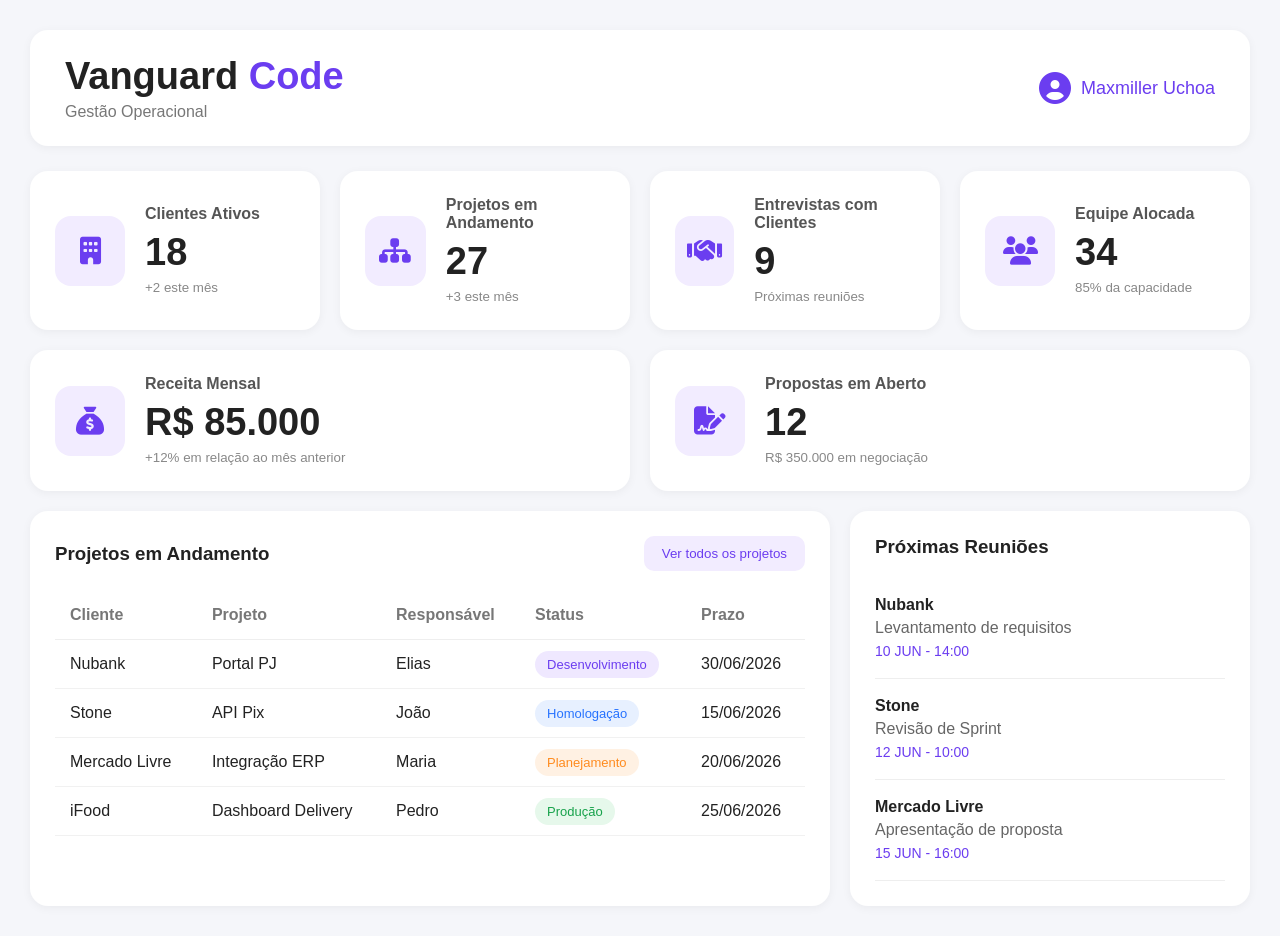
<file: index.html>
<!DOCTYPE html>
<html lang="pt-BR">
<head>
    <meta charset="UTF-8">
    <meta name="viewport" content="width=device-width, initial-scale=1.0">
    <title>Vanguard Code</title>

    <link rel="stylesheet" href="style.css">

    <link href="https://cdnjs.cloudflare.com/ajax/libs/font-awesome/6.5.2/css/all.min.css" rel="stylesheet">
</head>
<body>

<div class="container">

    <!-- HEADER -->
    <header class="header">
        <div>
            <h1>Vanguard <span>Code</span></h1>
            <p>Gestão Operacional</p>
        </div>

        <div class="user">
            <i class="fa-solid fa-circle-user"></i>
            <span>Maxmiller Uchoa</span>
        </div>
    </header>

    <!-- KPIS -->
    <section class="cards">

        <div class="card">
            <div class="icon">
                <i class="fa-solid fa-building"></i>
            </div>
            <div>
                <h4>Clientes Ativos</h4>
                <h2>18</h2>
                <small>+2 este mês</small>
            </div>
        </div>

        <div class="card">
            <div class="icon">
                <i class="fa-solid fa-sitemap"></i>
            </div>
            <div>
                <h4>Projetos em Andamento</h4>
                <h2>27</h2>
                <small>+3 este mês</small>
            </div>
        </div>

        <div class="card">
            <div class="icon">
                <i class="fa-solid fa-handshake"></i>
            </div>
            <div>
                <h4>Entrevistas com Clientes</h4>
                <h2>9</h2>
                <small>Próximas reuniões</small>
            </div>
        </div>

        <div class="card">
            <div class="icon">
                <i class="fa-solid fa-users"></i>
            </div>
            <div>
                <h4>Equipe Alocada</h4>
                <h2>34</h2>
                <small>85% da capacidade</small>
            </div>
        </div>

    </section>

    <!-- RECEITA E PROPOSTAS -->
    <section class="cards cards-large">

        <div class="card large">
            <div class="icon">
                <i class="fa-solid fa-sack-dollar"></i>
            </div>

            <div>
                <h4>Receita Mensal</h4>
                <h2>R$ 85.000</h2>
                <small>+12% em relação ao mês anterior</small>
            </div>
        </div>

        <div class="card large">
            <div class="icon">
                <i class="fa-solid fa-file-signature"></i>
            </div>

            <div>
                <h4>Propostas em Aberto</h4>
                <h2>12</h2>
                <small>R$ 350.000 em negociação</small>
            </div>
        </div>

    </section>

    <!-- TABELA -->
    <section class="content">

        <div class="projects">

            <div class="section-header">
                <h3>Projetos em Andamento</h3>
                <button>Ver todos os projetos</button>
            </div>

            <table>

                <thead>
                    <tr>
                        <th>Cliente</th>
                        <th>Projeto</th>
                        <th>Responsável</th>
                        <th>Status</th>
                        <th>Prazo</th>
                    </tr>
                </thead>

                <tbody>

                    <tr>
                        <td>Nubank</td>
                        <td>Portal PJ</td>
                        <td>Elias</td>
                        <td><span class="status purple">Desenvolvimento</span></td>
                        <td>30/06/2026</td>
                    </tr>

                    <tr>
                        <td>Stone</td>
                        <td>API Pix</td>
                        <td>João</td>
                        <td><span class="status blue">Homologação</span></td>
                        <td>15/06/2026</td>
                    </tr>

                    <tr>
                        <td>Mercado Livre</td>
                        <td>Integração ERP</td>
                        <td>Maria</td>
                        <td><span class="status orange">Planejamento</span></td>
                        <td>20/06/2026</td>
                    </tr>

                    <tr>
                        <td>iFood</td>
                        <td>Dashboard Delivery</td>
                        <td>Pedro</td>
                        <td><span class="status green">Produção</span></td>
                        <td>25/06/2026</td>
                    </tr>

                </tbody>

            </table>

        </div>

        <div class="meetings">

            <div class="section-header">
                <h3>Próximas Reuniões</h3>
            </div>

            <div class="meeting">
                <strong>Nubank</strong>
                <p>Levantamento de requisitos</p>
                <span>10 JUN - 14:00</span>
            </div>

            <div class="meeting">
                <strong>Stone</strong>
                <p>Revisão de Sprint</p>
                <span>12 JUN - 10:00</span>
            </div>

            <div class="meeting">
                <strong>Mercado Livre</strong>
                <p>Apresentação de proposta</p>
                <span>15 JUN - 16:00</span>
            </div>

        </div>

    </section>

</div>

</body>
</html>
</file>
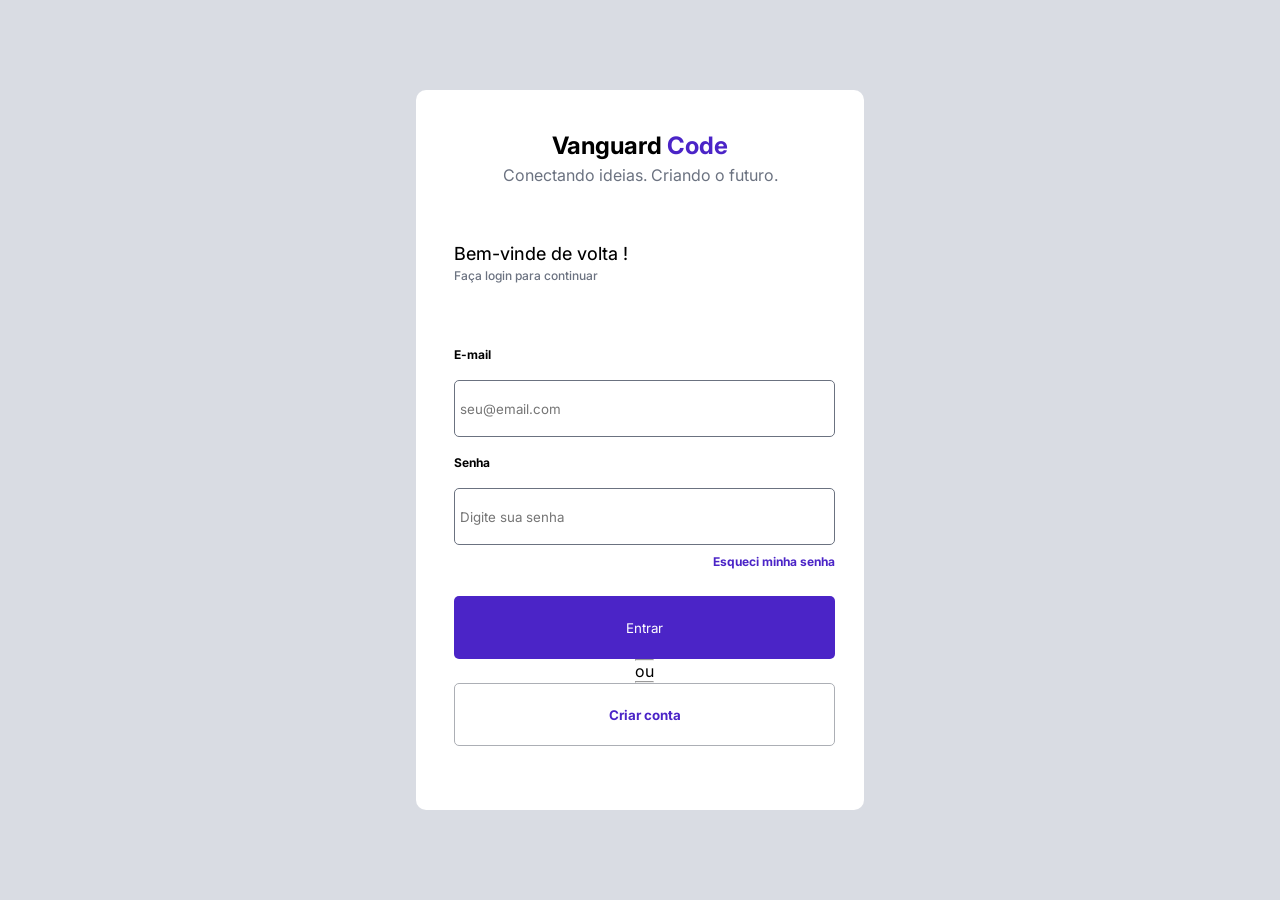
<file: Login/index.html>
<!DOCTYPE html>
<html lang="pt-br">

<head>
    <meta charset="UTF-8">
    <meta name="viewport" content="width=device-width, initial-scale=1.0">
    <link rel="stylesheet" href="style.css">
    <title>Aula 02 CSS</title>
</head>

<body>
    <section id="form">
        <div id="text">
            <h1>Vanguard <span>Code</span></h1>
            <p>Conectando ideias. Criando o futuro.</p>
        </div>
        <div id="welcome-back">
            <div id="welcome-text">
                <p>Bem-vinde de volta !</p>
                <span>Faça login para continuar</span>
            </div>
            <div id="welcome-inputs">
                <label for="">E-mail</label>
                <input type="email" placeholder="seu@email.com">

                <label for="">Senha</label>
                <input type="password" placeholder="Digite sua senha">
            </div>
            <div id="forgot-password">
                <p>Esqueci minha senha</p>
            </div>
        </div>
        <div id="create-account">
            <button id="button-login">Entrar</button>
            <div>
                <hr>
                <p>ou</p>
                <hr>
            </div>
            <button id="button-create">Criar conta</button>
        </div>
    </section>
</body>

</html>
</file>
<file: style.css>
*{
    margin:0;
    padding:0;
    box-sizing:border-box;
    font-family:Segoe UI, sans-serif;
}

body{
    background:#f5f6fa;
    padding:30px;
    color:#222;
}

.container{
    max-width:1600px;
    margin:auto;
}

.header{
    background:#fff;
    padding:25px 35px;
    border-radius:18px;
    display:flex;
    justify-content:space-between;
    align-items:center;
    box-shadow:0 2px 10px rgba(0,0,0,.05);
    margin-bottom:25px;
}

.header h1{
    font-size:38px;
}

.header span{
    color:#6b3df0;
}

.header p{
    color:#777;
    margin-top:5px;
}

.user{
    display:flex;
    align-items:center;
    gap:10px;
    font-size:18px;
}

.user i{
    font-size:32px;
    color:#6b3df0;
}

.cards{
    display:grid;
    grid-template-columns:repeat(4,1fr);
    gap:20px;
    margin-bottom:20px;
}

.cards-large{
    grid-template-columns:2fr 2fr;
}

.card{
    background:white;
    border-radius:18px;
    padding:25px;
    display:flex;
    align-items:center;
    gap:20px;
    box-shadow:0 2px 10px rgba(0,0,0,.05);
}

.icon{
    width:70px;
    height:70px;
    background:#f2ecff;
    color:#6b3df0;
    display:flex;
    justify-content:center;
    align-items:center;
    border-radius:16px;
    font-size:28px;
}

.card h4{
    color:#555;
    margin-bottom:8px;
}

.card h2{
    font-size:38px;
    margin-bottom:4px;
}

.card small{
    color:#888;
}

.content{
    display:grid;
    grid-template-columns:2fr 1fr;
    gap:20px;
}

.projects,
.meetings{
    background:#fff;
    padding:25px;
    border-radius:18px;
    box-shadow:0 2px 10px rgba(0,0,0,.05);
}

.section-header{
    display:flex;
    justify-content:space-between;
    align-items:center;
    margin-bottom:20px;
}

button{
    border:none;
    background:#f2ecff;
    color:#6b3df0;
    padding:10px 18px;
    border-radius:10px;
    cursor:pointer;
}

table{
    width:100%;
    border-collapse:collapse;
}

table th{
    text-align:left;
    color:#777;
    padding:15px;
    border-bottom:1px solid #eee;
}

table td{
    padding:15px;
    border-bottom:1px solid #f1f1f1;
}

.status{
    padding:6px 12px;
    border-radius:20px;
    font-size:13px;
}

.purple{
    background:#efe8ff;
    color:#6b3df0;
}

.blue{
    background:#e7f0ff;
    color:#2672ff;
}

.orange{
    background:#fff1e3;
    color:#ff8b1e;
}

.green{
    background:#e6f8eb;
    color:#17a24b;
}

.meeting{
    padding:18px 0;
    border-bottom:1px solid #eee;
}

.meeting strong{
    display:block;
    margin-bottom:5px;
}

.meeting p{
    color:#666;
    margin-bottom:5px;
}

.meeting span{
    color:#6b3df0;
    font-size:14px;
}

@media(max-width:1100px){

    .cards{
        grid-template-columns:repeat(2,1fr);
    }

    .content{
        grid-template-columns:1fr;
    }

}

@media(max-width:768px){

    .cards{
        grid-template-columns:1fr;
    }

    .cards-large{
        grid-template-columns:1fr;
    }

    .header{
        flex-direction:column;
        gap:15px;
    }

}
</file>
<file: Login/style.css>
@import url('https://fonts.googleapis.com/css2?family=Inter:ital,opsz,wght@0,14..32,100..900;1,14..32,100..900&display=swap');

* {
    margin: 0;
    padding: 0;
    font-family: "Inter", sans-serif;
}
body {
    background-color: #D9DCE3;
    width: 100vw;
    height: 100vh;
    display: flex;
    align-items: center;
    justify-content: center;
}

#form {
    background-color: white;
    width: 35vw;
    height: 80vh;
    border-radius: 10px;
}
#text {
    justify-content: center;
    align-items: center;
    display: flex;
    flex-direction: column;
    width: 100%;
    height: 15vh;
}
#text span {
    color: #4B24C7;
}
#text p {
    margin-top: 5px;
    color: #6B7280;
}

#welcome-back{
    padding-left: 3vw;

}
#welcome-text p {
    margin-top: 2vh;
    font-size: 18px;
    font-weight: 450;
}
#welcome-text span {
    color: #6B7280;
    font-size:12px ;
    margin-top: 2vh;
    font-weight: 500;
}
#welcome-inputs {
    margin-top: 5vh;
    display: flex;
    flex-direction: column;
}
#welcome-inputs label {
    font-size:12px ;
    font-weight: bold;
    margin-bottom: 2vh;
    margin-top: 2vh;
}
#welcome-inputs input{   
    width: 90%;
    height: 5vh;
    border-radius: 5px;
    border: 1px solid #6B7280;
    outline: none;
    padding: 5px;
}
#forgot-password {
    display: flex;
    justify-content: flex-end;
    width: 93%;
    margin-top: 1vh;
}
#forgot-password p {
    font-size: 12px;
    color: #4B24C7;
    font-weight: bold;
}
#create-account {
    width: 85%;
    margin-left: 3vw;
    display: flex;
    justify-content: center;
    align-items: center;
    flex-direction: column;
    margin-top: 3vh;
}
#button-login {
    width: 100%;
    background-color: #4B24C7;
    border-radius: 5px;
    border: none;
    height:7vh;
    color: white;
    cursor: pointer;
}

#button-create {
    width: 100%;
    background-color: white;
    border: 1px solid #acafb5 ;
    border-radius: 5px;
    height:7vh;
    color: #4B24C7;
    cursor: pointer;
    font-weight: bold;
</file>
